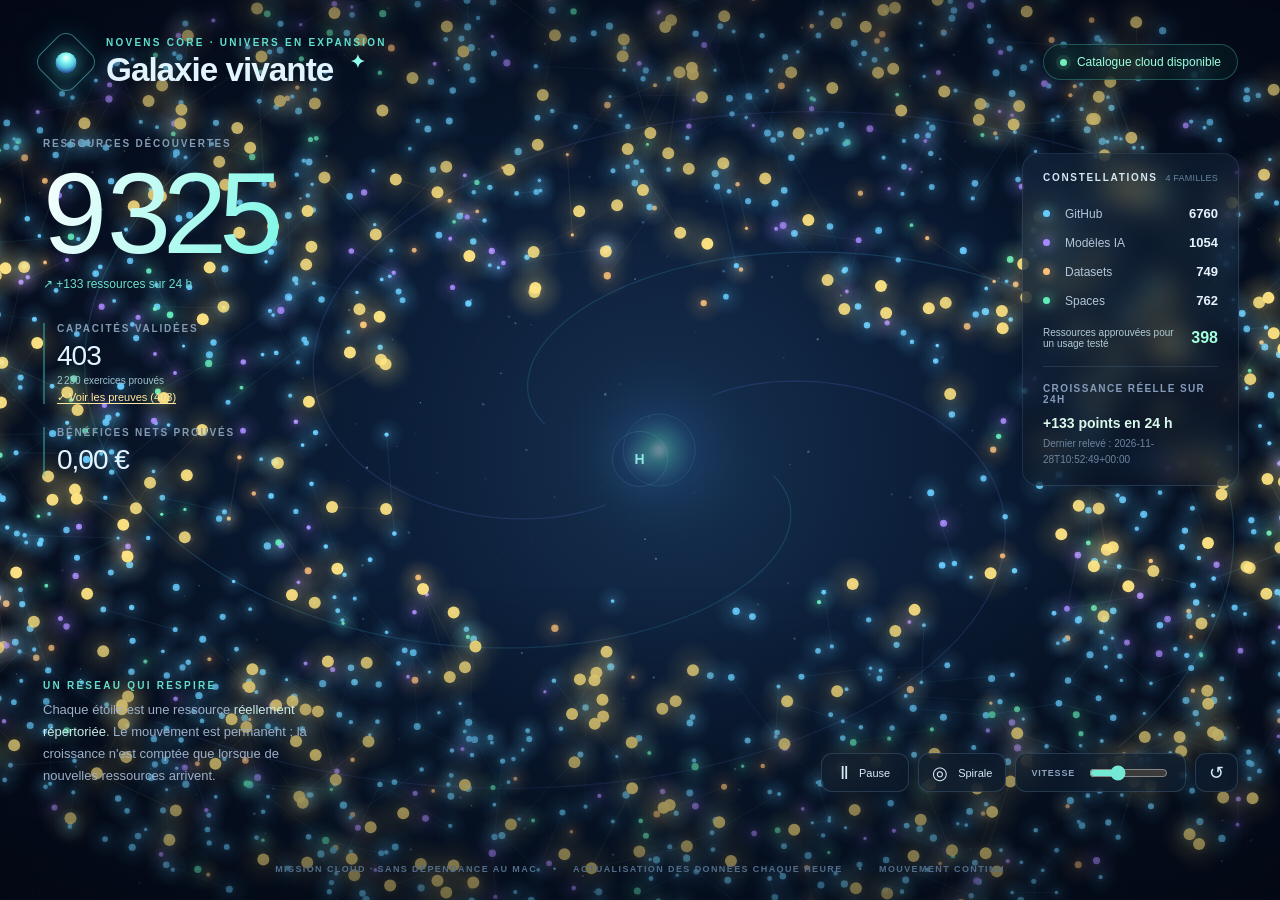
<file: site/index.html>
<!DOCTYPE html>
<html lang="fr">
<head>
<meta charset="utf-8">
<meta name="viewport" content="width=device-width, initial-scale=1, viewport-fit=cover">
<meta name="theme-color" content="#050b17">
<title>NOVENS CORE — Galaxie vivante</title>
<link rel="stylesheet" href="./style.css">
<script src="./app.js" defer></script>
<meta name="apple-mobile-web-app-capable" content="yes"><meta name="apple-mobile-web-app-status-bar-style" content="black-translucent"></head>
<body>
<div class="shell" id="shell">
 <canvas id="universe" role="img" aria-label="Galaxie animée de ressources et compétences NOVENS CORE"></canvas>
 <div class="vignette" aria-hidden="true"></div>
 <div class="topbar">
  <div class="brand"><div class="brand-mark"><div class="coremark"></div></div>
    <div><div class="eyebrow">NOVENS CORE · UNIVERS EN EXPANSION</div>
      <h1>Galaxie vivante <span class="star">✦</span></h1></div></div>
  <div class="live" id="connectionBadge"><span class="pulsedot"></span><span id="connectionText">Lecture des données…</span></div>
 </div>
 <section class="stats" aria-label="Mesures authentiques">
  <div class="metric main-metric"><span class="metric-label">RESSOURCES DÉCOUVERTES</span>
   <div class="metric-count" id="resourceCount">—</div>
   <div class="tiny" id="resourceEvolution">Préparation de l'historique…</div>
  </div>
  <div class="secondary-metrics">
   <div class="mini-metric"><div class="metric-label">CAPACITÉS VALIDÉES</div><div class="mini-number" id="verifiedCount">0</div><div class="capability-practice" id="practiceCount">0 exercices réussis</div><a id="capabilityProof" class="capability-link" href="#" target="_blank" rel="noopener noreferrer" hidden>Consulter la preuve</a></div>
   <div class="mini-metric"><div class="metric-label">BÉNÉFICES NETS PROUVÉS</div><div class="mini-number" id="profitCount">0 €</div></div>
  </div>
 </section>
 <div class="right-panel">
  <div class="panel-title">CONSTELLATIONS <span>4 FAMILLES</span></div>
  <div class="legend"><span class="orb gh"></span><span>GitHub</span><b id="countGitHub">—</b></div>
  <div class="legend"><span class="orb mdl"></span><span>Modèles IA</span><b id="countModels">—</b></div>
  <div class="legend"><span class="orb ds"></span><span>Datasets</span><b id="countDatasets">—</b></div>
  <div class="legend"><span class="orb sp"></span><span>Spaces</span><b id="countSpaces">—</b></div>
  <div class="approval-row">Ressources approuvées pour un usage testé <b id="approvedResources">0</b></div>
  <hr>
  <div class="growth-label">CROISSANCE RÉELLE SUR 24H</div>
  <div id="status24h" class="growth-value">Historique en cours</div>
  <div class="faint" id="latestReleve">Mise à jour : attente</div>
 </div>
 <div class="crosshair" aria-hidden="true"><span>H</span></div>
 <div class="bottom-left">
  <div class="caption-overline">UN RÉSEAU QUI RESPIRE</div>
  <p>Chaque étoile est une ressource <em>réellement répertoriée</em>. Le mouvement est permanent ; la croissance n'est comptée que lorsque de nouvelles ressources arrivent.</p>
 </div>
 <div class="controls" role="group" aria-label="Contrôles de la galaxie">
  <button type="button" class="control" id="pauseButton" aria-pressed="false" title="Mettre en pause ou reprendre l'animation">Ⅱ <span>Pause</span></button>
  <button type="button" class="control" id="modeButton" title="Changer de formation">◎ <span>Spirale</span></button>
  <div class="speed-box"><label for="speedSlider">VITESSE</label><input type="range" id="speedSlider" min="1" max="10" step="1" value="4" aria-label="Vitesse des étoiles"></div>
  <button type="button" class="control narrow" id="resetButton" title="Recentrer la galaxie">↺</button>
 </div>
 <div id="tooltip" class="tooltip" role="status" aria-live="polite" hidden>
  <div class="tooltip-kind" id="tipType"></div><div class="tooltip-name" id="tipName"></div>
  <div class="tooltip-small" id="tipStatus">Ressource référencée, pas encore une compétence validée.</div>
 </div>
 <div class="footer">MISSION CLOUD · SANS DÉPENDANCE AU MAC <span class="separator">•</span> ACTUALISATION DES DONNÉES CHAQUE HEURE <span class="separator">•</span> MOUVEMENT CONTINU</div>
</div>
</body>
</html>
</file>
<file: site/style.css>
*{box-sizing:border-box}
:root{color-scheme:dark;--ink:#e2f5ff;--muted:#8ca3c0;--border:rgba(142,189,226,.15)}
html,body{margin:0;width:100%;height:100%;overflow:hidden;background:#050b17;font-family:-apple-system,BlinkMacSystemFont,"SF Pro Display",Inter,"Segoe UI",sans-serif}
body{color:var(--ink);font-weight:400}
.shell{position:relative;width:100vw;height:100dvh;min-height:510px;overflow:hidden;isolation:isolate;background:radial-gradient(ellipse 85% 75% at 50% 45%,#0a1932 0%,#050b17 69%,#030712 100%)}
#universe{position:absolute;width:100%;height:100%;display:block;inset:0;cursor:crosshair}
.vignette{position:absolute;inset:0;pointer-events:none;background:linear-gradient(180deg,rgba(2,6,18,.48),transparent 27%,transparent 65%,rgba(2,7,16,.54));z-index:1}
.topbar{z-index:3;position:absolute;top:37px;left:42px;right:42px;display:flex;align-items:center;justify-content:space-between;gap:16px}
.brand{display:flex;align-items:center;gap:16px}
.brand-mark{width:48px;height:48px;display:grid;place-items:center;border:1px solid rgba(108,230,227,.48);transform:rotate(45deg);border-radius:12px;box-shadow:0 0 26px rgba(50,205,204,.17),inset 0 0 20px rgba(80,211,224,.07)}
.coremark{width:21px;height:21px;border-radius:50%;background:radial-gradient(circle at 35% 34%,#fff 0%,#94fff0 20%,#53c9e2 48%,#274990 77%);box-shadow:0 0 18px rgba(81,235,230,.8)}
h1{font-size:clamp(24px,2.6vw,36px);line-height:1.03;font-weight:650;letter-spacing:-1px;margin:5px 0 0}
.eyebrow,.metric-label,.caption-overline,.panel-title,.speed-box label,.growth-label,.footer{letter-spacing:2.25px;font-size:10px;font-weight:700}
.eyebrow{color:#5fe0cf}
.star{font-size:18px;color:#91fded;vertical-align:top;margin-left:8px}
.live{display:flex;align-items:center;gap:10px;padding:10px 16px;border:1px solid rgba(84,226,199,.3);border-radius:50px;background:rgba(8,32,36,.52);backdrop-filter:blur(12px);font-size:12px;color:#9bffdd;white-space:nowrap}
.live.offline{border-color:rgba(242,153,112,.38);color:#ffd0a4}
.pulsedot{background:#73edbd;width:7px;height:7px;border-radius:50%;box-shadow:0 0 0 4px rgba(114,237,189,.1),0 0 16px rgba(114,237,189,.8);animation:pulse 2.2s infinite}
.live.offline .pulsedot{background:#ffb089}
@keyframes pulse{0%,100%{box-shadow:0 0 0 3px rgba(114,237,189,.1),0 0 12px rgba(114,237,189,.4)}50%{box-shadow:0 0 0 7px rgba(114,237,189,.03),0 0 23px rgba(114,237,189,.6)}}
.stats{position:absolute;z-index:3;top:133px;left:43px;width:255px;pointer-events:none}
.metric-label{color:#839bb3;letter-spacing:1.8px;font-size:10px}
.metric-count{font-weight:400;font-size:clamp(72px,9vw,122px);line-height:1.08;letter-spacing:-8px;background:linear-gradient(105deg,#faffff,#74f6e4);-webkit-background-clip:text;background-clip:text;color:transparent;font-variant-numeric:tabular-nums}
.tiny{color:#6ddfcb;font-size:12px;font-weight:520;margin-top:2px}
.secondary-metrics{margin-top:32px;display:flex;flex-direction:column;gap:23px}
.mini-metric{border-left:2px solid rgba(63,195,184,.45);padding-left:12px}
.secondary-metrics{pointer-events:auto}
.capability-practice{font-size:10px;color:#9fc2d0;margin-top:3px}
.capability-link{display:block;color:#ffe8a0;font-size:11px;margin-top:5px;text-decoration:underline;text-underline-offset:2px;max-width:170px}
.capability-link[hidden]{display:none}
.mini-number{font-size:28px;letter-spacing:-1px;font-weight:400;padding-top:6px;white-space:nowrap}
.right-panel{position:absolute;right:41px;top:153px;width:217px;z-index:3;padding:18px 20px 17px;border:1px solid var(--border);border-radius:16px;background:linear-gradient(150deg,rgba(20,38,61,.58),rgba(8,14,28,.5));backdrop-filter:blur(14px);box-shadow:0 12px 45px rgba(0,0,0,.09)}
.panel-title{display:flex;align-items:center;justify-content:space-between;color:#d4e7f5;font-size:10px;margin-bottom:16px;letter-spacing:1.7px}
.panel-title span{font-weight:500;letter-spacing:.2px;font-size:9px;color:#66859f}
.legend{display:grid;grid-template-columns:11px 1fr auto;align-items:center;gap:11px;font-size:12px;color:#b2c6d9;padding:7px 0}
.legend b{font-size:13px;font-weight:550;color:#e7f2fd;font-variant-numeric:tabular-nums}
.orb{height:7px;width:7px;border-radius:100%;display:block;box-shadow:0 0 12px currentColor}
.gh{background:#65ccff;color:#65ccff}.mdl{background:#a88aff;color:#a88aff}.ds{background:#ffc077;color:#ffc077}.sp{background:#63edbb;color:#63edbb}
hr{border:none;border-top:1px solid var(--border);margin:17px 0 16px}
.approval-row{display:flex;justify-content:space-between;align-items:center;gap:8px;font-size:10px;color:#b1cbd5;margin-top:12px}
.approval-row b{color:#a3ffdc;font-size:16px}
.growth-label{font-size:10px;letter-spacing:1.4px;color:#859cba}
.growth-value{margin:10px 0 5px;color:#d9f9ed;font-size:14px;font-weight:550}
.faint{font-size:10px;color:#6d859f;line-height:1.6}
.crosshair{z-index:2;position:absolute;left:50%;top:51%;transform:translate(-50%,-50%);width:56px;height:56px;border-radius:50%;border:1px solid rgba(127,248,238,.13);display:grid;place-items:center;pointer-events:none;box-shadow:0 0 45px rgba(84,255,214,.07)}
.crosshair span{font-size:14px;letter-spacing:1px;color:rgba(151,255,240,.85);font-weight:700;text-shadow:0 0 16px #a4ffee}
.bottom-left{z-index:3;position:absolute;bottom:113px;left:43px;max-width:280px;pointer-events:none}
.caption-overline{color:#65dbc9;margin-bottom:8px}
.bottom-left p{font-size:13px;color:#9dafc9;line-height:1.7;margin:0}
.bottom-left em{font-style:normal;color:#cbece9}
.controls{position:absolute;bottom:108px;right:42px;display:flex;align-items:center;gap:9px;z-index:4}
.control,.speed-box{color:#d5e9fa;border:1px solid rgba(132,176,214,.21);background:rgba(13,27,45,.72);border-radius:11px;backdrop-filter:blur(12px);height:39px}
.control{padding:0 13px;display:flex;gap:10px;justify-content:center;align-items:center;min-width:88px;font-size:18px;cursor:pointer;transition:.2s}
.control span{font-size:11px}
.control.narrow{min-width:40px}
.control:hover{border-color:rgba(115,240,215,.65);background:rgba(25,57,75,.84);color:#bcfff2}
.control:focus-visible{outline:2px solid #72efd8;outline-offset:2px}
.speed-box{height:39px;padding:5px 15px;display:flex;align-items:center;gap:12px}
.speed-box label{font-size:9px;letter-spacing:.8px;color:#8ba4bf}
input[type=range]{width:79px;accent-color:#73e9d5;cursor:pointer}
.footer{z-index:3;position:absolute;bottom:26px;left:42px;right:42px;text-align:center;color:#516d8b;font-size:9px;letter-spacing:1.4px;pointer-events:none}
.separator{padding:0 12px;color:#437585}
.tooltip{pointer-events:none;position:absolute;z-index:8;width:min(260px,55vw);border:1px solid rgba(129,207,218,.41);border-radius:12px;padding:15px 17px;background:rgba(8,17,31,.94);box-shadow:0 16px 50px rgba(0,0,0,.45)}
.tooltip-kind{letter-spacing:1.5px;font-size:10px;color:#68e3d5;text-transform:uppercase;margin-bottom:7px}
.tooltip-name{font-size:14px;line-height:1.45;overflow-wrap:anywhere}
.tooltip-small{font-size:10px;color:#819bb6;line-height:1.55;margin-top:10px}
@media(max-width:850px){.topbar{top:20px;left:21px;right:18px}.brand-mark{width:35px;height:35px}.brand-mark .coremark{width:16px;height:16px}.eyebrow{font-size:8px;letter-spacing:1px}h1{font-size:24px}.live{padding:7px;font-size:10px}.stats{left:22px;top:112px;width:180px}.metric-count{font-size:73px}.secondary-metrics{gap:15px;margin-top:12px}.mini-number{font-size:20px}.right-panel{top:auto;right:17px;bottom:179px;width:178px;padding:13px}.bottom-left{left:22px;bottom:108px;max-width:190px}.bottom-left p{font-size:11px;line-height:1.4}.controls{right:15px;bottom:91px;gap:5px}.speed-box{display:none}.control{min-width:39px;padding:0 9px}.control span{display:none}.footer{bottom:18px;left:15px;right:15px;font-size:8px;letter-spacing:.6px}}
@media(max-height:670px){.right-panel{top:118px}.bottom-left{bottom:85px}.controls{bottom:86px}.footer{bottom:12px}.secondary-metrics{margin-top:18px;gap:13px}}
@media(prefers-reduced-motion:reduce){.pulsedot{animation:none}}
</file>
